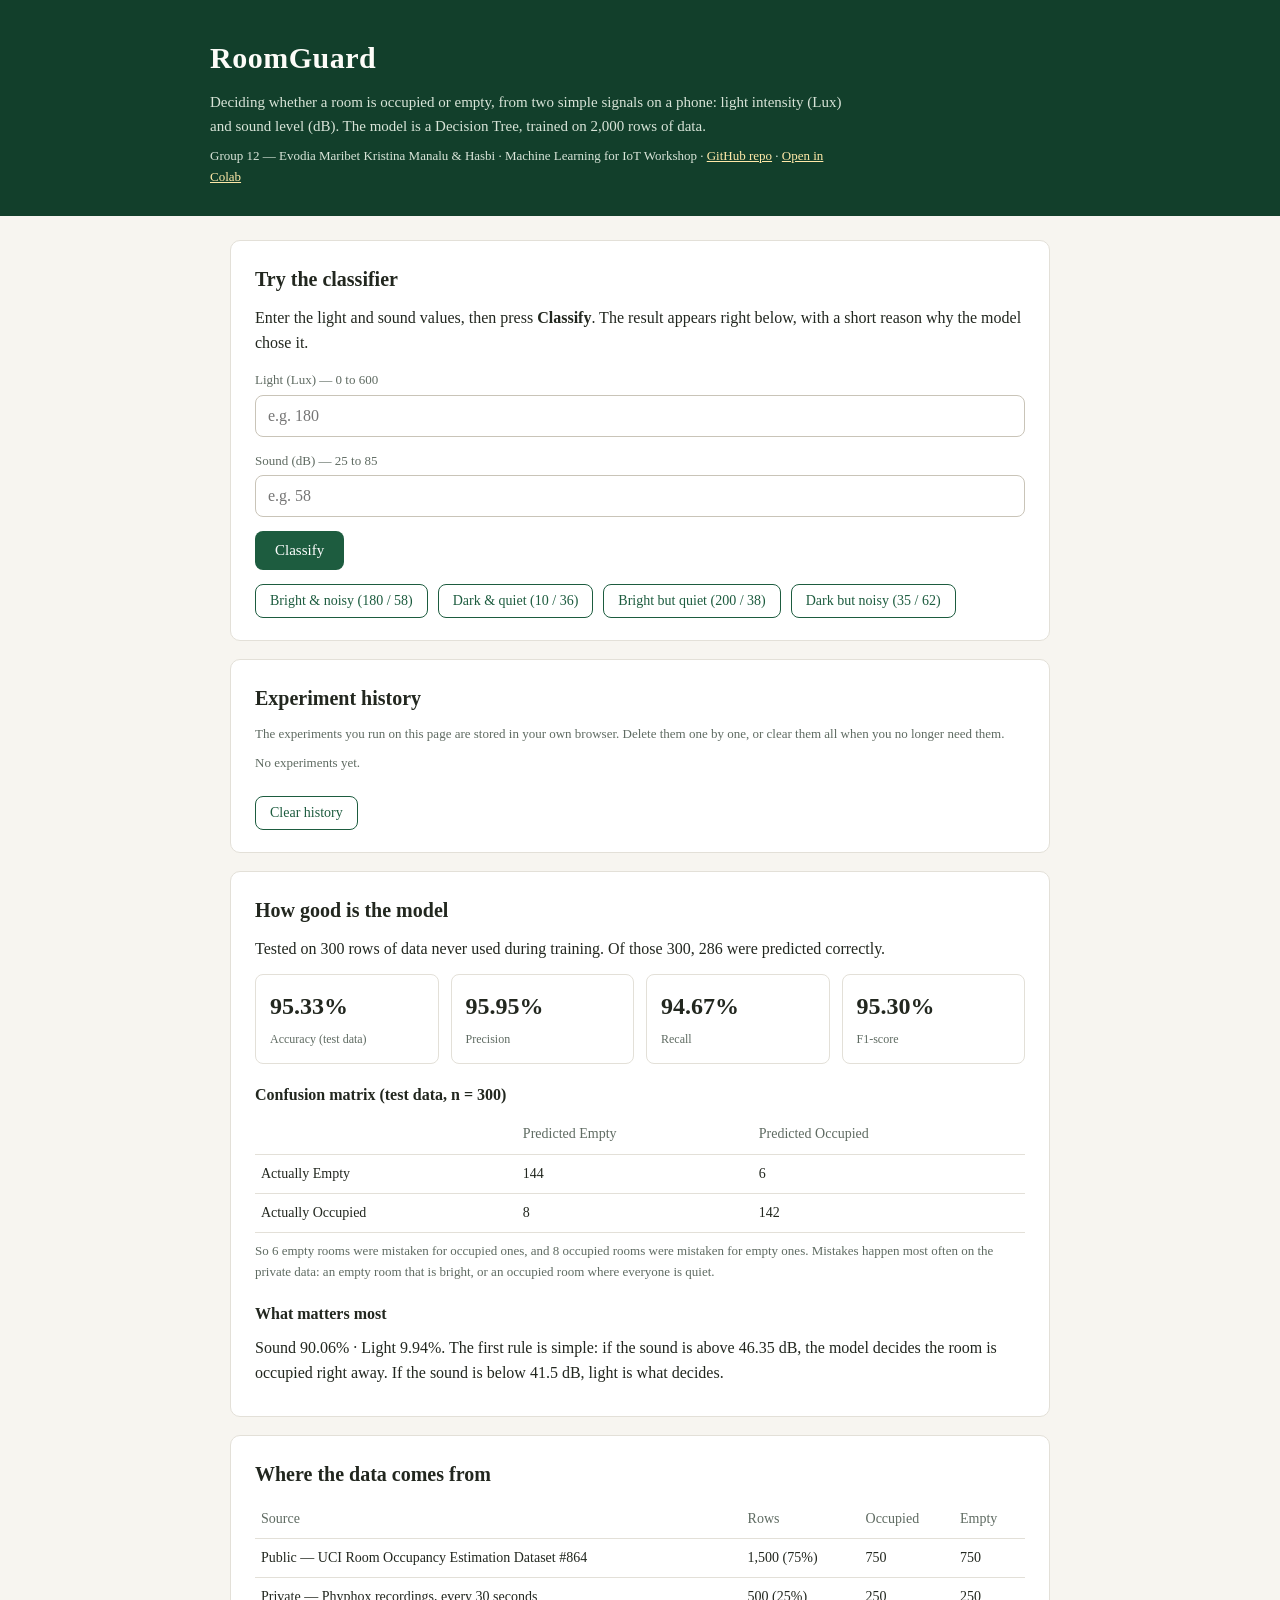
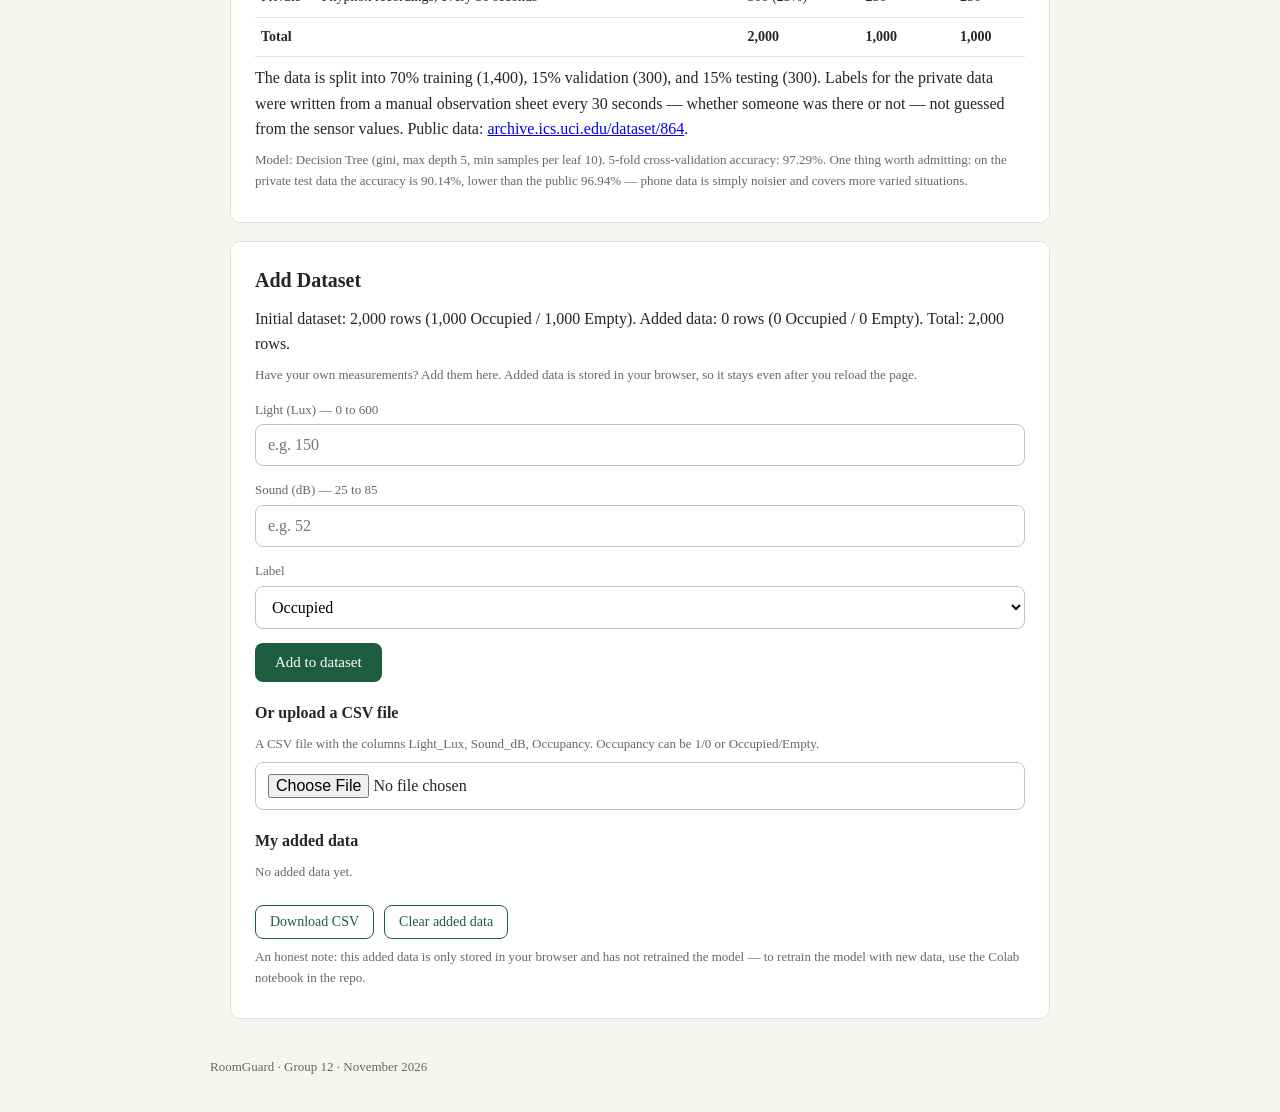
<file: docs/index.html>
<!DOCTYPE html>
<html lang="en">
<head>
<meta charset="utf-8">
<meta name="viewport" content="width=device-width, initial-scale=1">
<title>RoomGuard — Room Occupancy Classification</title>
<style>
  :root{
    --hijau:#1d5c3f; --hijau-tua:#123f2b; --krem:#f7f5f0; --kartu:#ffffff;
    --teks:#22271f; --abu:#5f6b62; --garis:#e3e0d8; --kuning:#f5c04e;
  }
  *{box-sizing:border-box}
  body{margin:0;font-family:Georgia,'Times New Roman',serif;background:var(--krem);color:var(--teks);line-height:1.6}
  header{background:var(--hijau-tua);color:#fdfcf8;padding:34px 20px 28px}
  header .bungkus, main, footer .bungkus{max-width:860px;margin:0 auto}
  header h1{margin:0;font-size:30px;letter-spacing:.5px}
  header p{margin:8px 0 0;color:#d8e4d8;max-width:640px;font-size:15px}
  header a{color:#ffe9a8}
  main{padding:24px 20px 10px}
  .kartu{background:var(--kartu);border:1px solid var(--garis);border-radius:10px;padding:22px 24px;margin-bottom:18px}
  h2{margin:0 0 10px;font-size:20px}
  h3{margin:18px 0 6px;font-size:16px}
  p{margin:8px 0}
  .kecil{color:var(--abu);font-size:13px}
  label{display:block;font-size:13px;color:var(--abu);margin:14px 0 4px}
  input,select{width:100%;padding:11px 12px;border:1px solid #c9c4b8;border-radius:8px;font-size:16px;font-family:inherit;background:#fff}
  input:focus{outline:2px solid var(--hijau);border-color:var(--hijau)}
  button{background:var(--hijau);color:#fff;border:0;border-radius:8px;padding:11px 20px;font-size:15px;font-family:inherit;cursor:pointer;margin:14px 6px 0 0}
  button:hover{background:var(--hijau-tua)}
  button.ringan{background:#fff;color:var(--hijau);border:1px solid var(--hijau);padding:8px 14px;font-size:14px}
  .hasil{margin-top:16px;padding:16px 18px;border-radius:8px;border:1px solid var(--garis);display:none}
  .hasil.terisi{background:#fdf3d7;border-color:#e8c97a}
  .hasil.kosong{background:#e9f2ea;border-color:#b8d2bd}
  .hasil b{font-size:22px}
  .hasil .alasan{margin:8px 0 0;font-size:14px}
  .galat{color:#9c2b1e;font-size:13px;margin-top:8px;display:none}
  .angka{display:grid;grid-template-columns:repeat(auto-fit,minmax(140px,1fr));gap:12px;margin-top:12px}
  .stat{border:1px solid var(--garis);border-radius:8px;padding:12px 14px}
  .stat b{font-size:24px;display:block}
  .stat span{font-size:12px;color:var(--abu)}
  table{width:100%;border-collapse:collapse;font-size:14px;margin-top:8px}
  th,td{border-bottom:1px solid var(--garis);padding:8px 6px;text-align:left}
  th{color:var(--abu);font-weight:normal}
  .matriks{font-family:ui-monospace,Menlo,monospace;font-size:14px}
  .baris-riwayat{display:flex;justify-content:space-between;gap:10px;border-bottom:1px solid var(--garis);padding:8px 0;font-size:14px}
  .baris-riwayat button{margin:0;padding:4px 10px;font-size:12px}
  footer{padding:10px 20px 34px;color:var(--abu);font-size:13px}
  @media(max-width:600px){header h1{font-size:24px}.kartu{padding:18px}}
</style>
</head>
<body>
<header>
  <div class="bungkus">
    <h1>RoomGuard</h1>
    <p>Deciding whether a room is occupied or empty, from two simple signals on a phone: light intensity (Lux) and sound level (dB). The model is a Decision Tree, trained on 2,000 rows of data.</p>
    <p class="kecil" style="color:#d8e4d8">Group 12 — Evodia Maribet Kristina Manalu &amp; Hasbi · Machine Learning for IoT Workshop · <a href="https://github.com/evodia24trk-ship-it/RoomGuard">GitHub repo</a> · <a href="https://colab.research.google.com/github/evodia24trk-ship-it/RoomGuard/blob/main/notebooks/RoomGuard_UAS_Colab.ipynb">Open in Colab</a></p>
  </div>
</header>

<main>
  <section class="kartu">
    <h2>Try the classifier</h2>
    <p>Enter the light and sound values, then press <b>Classify</b>. The result appears right below, with a short reason why the model chose it.</p>
    <label for="cahaya">Light (Lux) — 0 to 600</label>
    <input id="cahaya" type="number" min="0" max="600" step="1" placeholder="e.g. 180">
    <label for="suara">Sound (dB) — 25 to 85</label>
    <input id="suara" type="number" min="25" max="85" step="0.1" placeholder="e.g. 58">
    <p class="galat" id="galat"></p>
    <div>
      <button id="tombol-klasifikasi" type="button">Classify</button>
    </div>
    <div>
      <button class="ringan" type="button" data-cahaya="180" data-suara="58">Bright &amp; noisy (180 / 58)</button>
      <button class="ringan" type="button" data-cahaya="10" data-suara="36">Dark &amp; quiet (10 / 36)</button>
      <button class="ringan" type="button" data-cahaya="200" data-suara="38">Bright but quiet (200 / 38)</button>
      <button class="ringan" type="button" data-cahaya="35" data-suara="62">Dark but noisy (35 / 62)</button>
    </div>
    <div class="hasil" id="hasil"></div>
  </section>

  <section class="kartu">
    <h2>Experiment history</h2>
    <p class="kecil">The experiments you run on this page are stored in your own browser. Delete them one by one, or clear them all when you no longer need them.</p>
    <div id="riwayat"><p class="kecil">No experiments yet.</p></div>
    <button class="ringan" id="tombol-bersihkan" type="button">Clear history</button>
  </section>

  <section class="kartu">
    <h2>How good is the model</h2>
    <p>Tested on 300 rows of data never used during training. Of those 300, 286 were predicted correctly.</p>
    <div class="angka">
      <div class="stat"><b>95.33%</b><span>Accuracy (test data)</span></div>
      <div class="stat"><b>95.95%</b><span>Precision</span></div>
      <div class="stat"><b>94.67%</b><span>Recall</span></div>
      <div class="stat"><b>95.30%</b><span>F1-score</span></div>
    </div>
    <h3>Confusion matrix (test data, n = 300)</h3>
    <table>
      <tr><th></th><th>Predicted Empty</th><th>Predicted Occupied</th></tr>
      <tr><td>Actually Empty</td><td>144</td><td>6</td></tr>
      <tr><td>Actually Occupied</td><td>8</td><td>142</td></tr>
    </table>
    <p class="kecil">So 6 empty rooms were mistaken for occupied ones, and 8 occupied rooms were mistaken for empty ones. Mistakes happen most often on the private data: an empty room that is bright, or an occupied room where everyone is quiet.</p>
    <h3>What matters most</h3>
    <p>Sound 90.06% · Light 9.94%. The first rule is simple: if the sound is above 46.35 dB, the model decides the room is occupied right away. If the sound is below 41.5 dB, light is what decides.</p>
  </section>

  <section class="kartu">
    <h2>Where the data comes from</h2>
    <table>
      <tr><th>Source</th><th>Rows</th><th>Occupied</th><th>Empty</th></tr>
      <tr><td>Public — UCI Room Occupancy Estimation Dataset #864</td><td>1,500 (75%)</td><td>750</td><td>750</td></tr>
      <tr><td>Private — Phyphox recordings, every 30 seconds</td><td>500 (25%)</td><td>250</td><td>250</td></tr>
      <tr><td><b>Total</b></td><td><b>2,000</b></td><td><b>1,000</b></td><td><b>1,000</b></td></tr>
    </table>
    <p>The data is split into 70% training (1,400), 15% validation (300), and 15% testing (300). Labels for the private data were written from a manual observation sheet every 30 seconds — whether someone was there or not — not guessed from the sensor values. Public data: <a href="https://archive.ics.uci.edu/dataset/864/room+occupancy+estimation">archive.ics.uci.edu/dataset/864</a>.</p>
    <p class="kecil">Model: Decision Tree (gini, max depth 5, min samples per leaf 10). 5-fold cross-validation accuracy: 97.29%. One thing worth admitting: on the private test data the accuracy is 90.14%, lower than the public 96.94% — phone data is simply noisier and covers more varied situations.</p>
  </section>

  <section class="kartu">
    <h2>Add Dataset</h2>
    <p id="tambah-penghitung"></p>
    <p class="kecil">Have your own measurements? Add them here. Added data is stored in your browser, so it stays even after you reload the page.</p>
    <label for="tambah-cahaya">Light (Lux) — 0 to 600</label>
    <input id="tambah-cahaya" type="number" min="0" max="600" step="1" placeholder="e.g. 150">
    <label for="tambah-suara">Sound (dB) — 25 to 85</label>
    <input id="tambah-suara" type="number" min="25" max="85" step="0.1" placeholder="e.g. 52">
    <label for="tambah-label">Label</label>
    <select id="tambah-label">
      <option value="Terisi">Occupied</option>
      <option value="Kosong">Empty</option>
    </select>
    <p class="galat" id="tambah-galat"></p>
    <div>
      <button id="tombol-tambah" type="button">Add to dataset</button>
    </div>
    <h3>Or upload a CSV file</h3>
    <p class="kecil">A CSV file with the columns Light_Lux, Sound_dB, Occupancy. Occupancy can be 1/0 or Occupied/Empty.</p>
    <input id="tambah-unggah" type="file" accept=".csv">
    <p class="kecil" id="tambah-status"></p>
    <h3>My added data</h3>
    <div id="tambah-tabel"><p class="kecil">No added data yet.</p></div>
    <div>
      <button class="ringan" id="tombol-unduh-dataset" type="button">Download CSV</button>
      <button class="ringan" id="tombol-bersihkan-dataset" type="button">Clear added data</button>
    </div>
    <p class="kecil">An honest note: this added data is only stored in your browser and has not retrained the model — to retrain the model with new data, use the Colab notebook in the repo.</p>
  </section>
</main>

<footer>
  <div class="bungkus">
    RoomGuard · Group 12 · November 2026
  </div>
</footer>

<script>
(function(){
  var inputCahaya = document.getElementById('cahaya');
  var inputSuara = document.getElementById('suara');
  var galat = document.getElementById('galat');
  var hasil = document.getElementById('hasil');
  var daftarRiwayat = document.getElementById('riwayat');

  function klasifikasi(cahaya, suara){
    // Trained Decision Tree rules (gini, max_depth 5).
    if (suara <= 41.5){
      if (cahaya <= 110.5){ return {kelas:'Kosong', alasan:'Sound is ' + suara + ' dB, still below 41.5 dB, and light is only ' + cahaya + ' Lux, so the room reads as empty.'}; }
      if (suara <= 36.85){ return {kelas:'Kosong', alasan:'The light is bright (' + cahaya + ' Lux), but the sound is only ' + suara + ' dB — too quiet for an occupied room.'}; }
      if (cahaya <= 130){ return {kelas:'Terisi', alasan:'Sound is ' + suara + ' dB, already above 36.85 dB, and light at ' + cahaya + ' Lux is still within the range of a room in use.'}; }
      if (cahaya <= 210){ return {kelas:'Kosong', alasan:'The light is very bright (' + cahaya + ' Lux) but the sound is only ' + suara + ' dB — most likely an empty room that just happens to be bright.'}; }
      return {kelas:'Terisi', alasan:'Sound at ' + suara + ' dB and light at ' + cahaya + ' Lux are both high, so the room reads as occupied.'};
    }
    if (suara <= 46.35){
      if (cahaya <= 66.5){ return {kelas:'Kosong', alasan:'Sound at ' + suara + ' dB is only just above 41.5 dB, while light is only ' + cahaya + ' Lux — not enough to call it occupied.'}; }
      return {kelas:'Terisi', alasan:'Sound at ' + suara + ' dB is above 41.5 dB and light at ' + cahaya + ' Lux is bright enough, so the room reads as occupied.'};
    }
    return {kelas:'Terisi', alasan:'Sound at ' + suara + ' dB is above 46.35 dB — at this point the model decides the room is occupied right away.'};
  }

  function terjemahKelas(kelas){ return kelas === 'Terisi' ? 'Occupied' : 'Empty'; }

  function rekomendasi(kelas){
    return kelas === 'Terisi'
      ? 'Tip: the room is in use. Keep the lights on as needed and make sure there is enough ventilation.'
      : 'Tip: the room is empty. Switch off the lights and air conditioning to save electricity.';
  }

  function simpanRiwayat(cahaya, suara, kelas){
    var data = JSON.parse(localStorage.getItem('roomguard-riwayat') || '[]');
    data.unshift({waktu:new Date().toLocaleString('en-US'), cahaya:cahaya, suara:suara, kelas:kelas});
    localStorage.setItem('roomguard-riwayat', JSON.stringify(data.slice(0, 50)));
  tampilkanRiwayat();
  }

  function tampilkanRiwayat(){
    var data = JSON.parse(localStorage.getItem('roomguard-riwayat') || '[]');
    if (!data.length){ daftarRiwayat.innerHTML = '<p class="kecil">No experiments yet.</p>'; return; }
    daftarRiwayat.innerHTML = data.map(function(item, i){
      return '<div class="baris-riwayat"><span>' + item.waktu + ' — ' + item.cahaya + ' Lux, ' + item.suara + ' dB — <b>' + terjemahKelas(item.kelas) + '</b></span>' +
        '<button type="button" data-hapus="' + i + '">Delete</button></div>';
    }).join('');
  }

  function jalankan(){
    var cahaya = parseFloat(inputCahaya.value);
    var suara = parseFloat(inputSuara.value);
    galat.style.display = 'none';
    if (isNaN(cahaya) || isNaN(suara)){
      galat.textContent = 'Please enter both numbers first.'; galat.style.display = 'block'; return;
    }
    if (cahaya < 0 || cahaya > 600 || suara < 25 || suara > 85){
      galat.textContent = 'Light must be 0–600 Lux and sound 25–85 dB.'; galat.style.display = 'block'; return;
    }
    var out = klasifikasi(cahaya, suara);
    hasil.className = 'hasil ' + (out.kelas === 'Terisi' ? 'terisi' : 'kosong');
    hasil.style.display = 'block';
    hasil.innerHTML = '<b>Room ' + terjemahKelas(out.kelas) + '</b><p class="alasan">' + out.alasan + '</p><p class="alasan">' + rekomendasi(out.kelas) + '</p>';
    simpanRiwayat(cahaya, suara, out.kelas);
  }

  document.getElementById('tombol-klasifikasi').addEventListener('click', jalankan);
  document.querySelectorAll('[data-cahaya]').forEach(function(btn){
    btn.addEventListener('click', function(){
      inputCahaya.value = btn.getAttribute('data-cahaya');
      inputSuara.value = btn.getAttribute('data-suara');
      jalankan();
    });
  });
  daftarRiwayat.addEventListener('click', function(e){
    var i = e.target.getAttribute('data-hapus');
    if (i === null) return;
    var data = JSON.parse(localStorage.getItem('roomguard-riwayat') || '[]');
    data.splice(parseInt(i, 10), 1);
    localStorage.setItem('roomguard-riwayat', JSON.stringify(data));
    tampilkanRiwayat();
  });
  document.getElementById('tombol-bersihkan').addEventListener('click', function(){
    if (!confirm('Clear all experiment history?')) return;
    localStorage.removeItem('roomguard-riwayat');
    tampilkanRiwayat();
  });
    // --- Tambah Dataset ---
  var KUNCI_DATASET = 'roomguard_dataset_tambahan_v1';
  var inputTambahCahaya = document.getElementById('tambah-cahaya');
  var inputTambahSuara = document.getElementById('tambah-suara');
  var inputTambahLabel = document.getElementById('tambah-label');
  var galatTambah = document.getElementById('tambah-galat');
  var penghitung = document.getElementById('tambah-penghitung');
  var tabelTambah = document.getElementById('tambah-tabel');

  function muatDataset(){ return JSON.parse(localStorage.getItem(KUNCI_DATASET) || '[]'); }
  function simpanDataset(data){ localStorage.setItem(KUNCI_DATASET, JSON.stringify(data)); }

  function tampilkanDataset(){
    var data = muatDataset();
    var terisi = data.filter(function(d){ return d.label === 'Terisi'; }).length;
    penghitung.textContent = 'Initial dataset: 2,000 rows (1,000 Occupied / 1,000 Empty). Added data: ' + data.length + ' row' + (data.length === 1 ? '' : 's') + ' (' + terisi + ' Occupied / ' + (data.length - terisi) + ' Empty). Total: ' + (2000 + data.length).toLocaleString('en-US') + ' rows.';
    if (!data.length){ tabelTambah.innerHTML = '<p class="kecil">No added data yet.</p>'; return; }
    var html = '<table><tr><th>No</th><th>Light (Lux)</th><th>Sound (dB)</th><th>Label</th><th></th></tr>';
    data.forEach(function(d, i){
      html += '<tr><td>' + (i + 1) + '</td><td>' + d.cahaya + '</td><td>' + d.suara + '</td><td>' + terjemahKelas(d.label) + '</td><td><button type="button" class="ringan" data-hapus-dataset="' + i + '">Delete</button></td></tr>';
    });
    tabelTambah.innerHTML = html + '</table>';
  }

  document.getElementById('tombol-tambah').addEventListener('click', function(){
    var cahaya = parseFloat(inputTambahCahaya.value);
    var suara = parseFloat(inputTambahSuara.value);
    var label = inputTambahLabel.value;
    galatTambah.style.display = 'none';
    if (isNaN(cahaya) || isNaN(suara)){
      galatTambah.textContent = 'Please enter the light and sound values first.'; galatTambah.style.display = 'block'; return;
    }
    if (cahaya < 0 || cahaya > 600 || suara < 25 || suara > 85){
      galatTambah.textContent = 'Light must be 0–600 Lux and sound 25–85 dB.'; galatTambah.style.display = 'block'; return;
    }
    var data = muatDataset();
    data.push({cahaya:cahaya, suara:suara, label:label});
    simpanDataset(data);
    tampilkanDataset();
    inputTambahCahaya.value = ''; inputTambahSuara.value = '';
  });

  tabelTambah.addEventListener('click', function(e){
    var i = e.target.getAttribute('data-hapus-dataset');
    if (i === null) return;
    var data = muatDataset();
    data.splice(parseInt(i, 10), 1);
    simpanDataset(data);
    tampilkanDataset();
  });

  document.getElementById('tombol-bersihkan-dataset').addEventListener('click', function(){
    if (!confirm('Clear all added data?')) return;
    localStorage.removeItem(KUNCI_DATASET);
    tampilkanDataset();
  });

  document.getElementById('tombol-unduh-dataset').addEventListener('click', function(){
    var data = muatDataset();
    if (!data.length){ alert('There is no added data to download yet.'); return; }
    var csv = 'Light_Lux,Sound_dB,Occupancy\n' + data.map(function(d){ return d.cahaya + ',' + d.suara + ',' + (d.label === 'Terisi' ? 1 : 0); }).join('\n');
    var a = document.createElement('a');
    a.href = URL.createObjectURL(new Blob([csv], {type:'text/csv'}));
    a.download = 'roomguard_data_tambahan.csv';
    a.click();
    URL.revokeObjectURL(a.href);
  });

  document.getElementById('tambah-unggah').addEventListener('change', function(e){
    var file = e.target.files[0];
    if (!file) return;
    var reader = new FileReader();
    reader.onload = function(){
      var baris = String(reader.result).split(/\r?\n/).filter(function(b){ return b.trim(); });
      var mulai = (baris.length && /light/i.test(baris[0])) ? 1 : 0;
      var data = muatDataset();
      var ok = 0, lewati = 0;
      baris.slice(mulai).forEach(function(b){
        var kolom = b.split(',');
        var cahaya = parseFloat(kolom[0]); var suara = parseFloat(kolom[1]);
        var labelRaw = (kolom[2] || '').trim().toLowerCase();
        var label = (labelRaw === '1' || labelRaw === 'terisi' || labelRaw === 'occupied') ? 'Terisi' : (labelRaw === '0' || labelRaw === 'kosong' || labelRaw === 'empty') ? 'Kosong' : null;
        if (label === null || isNaN(cahaya) || isNaN(suara) || cahaya < 0 || cahaya > 600 || suara < 25 || suara > 85){ lewati++; return; }
        data.push({cahaya:cahaya, suara:suara, label:label}); ok++;
      });
      simpanDataset(data);
      tampilkanDataset();
      document.getElementById('tambah-status').textContent = ok + ' row' + (ok === 1 ? '' : 's') + ' added successfully, ' + lewati + ' row' + (lewati === 1 ? '' : 's') + ' skipped.';
      e.target.value = '';
    };
    reader.readAsText(file);
  });

  tampilkanRiwayat();
  tampilkanDataset();
})();
</script>
</body>
</html>
</file>
